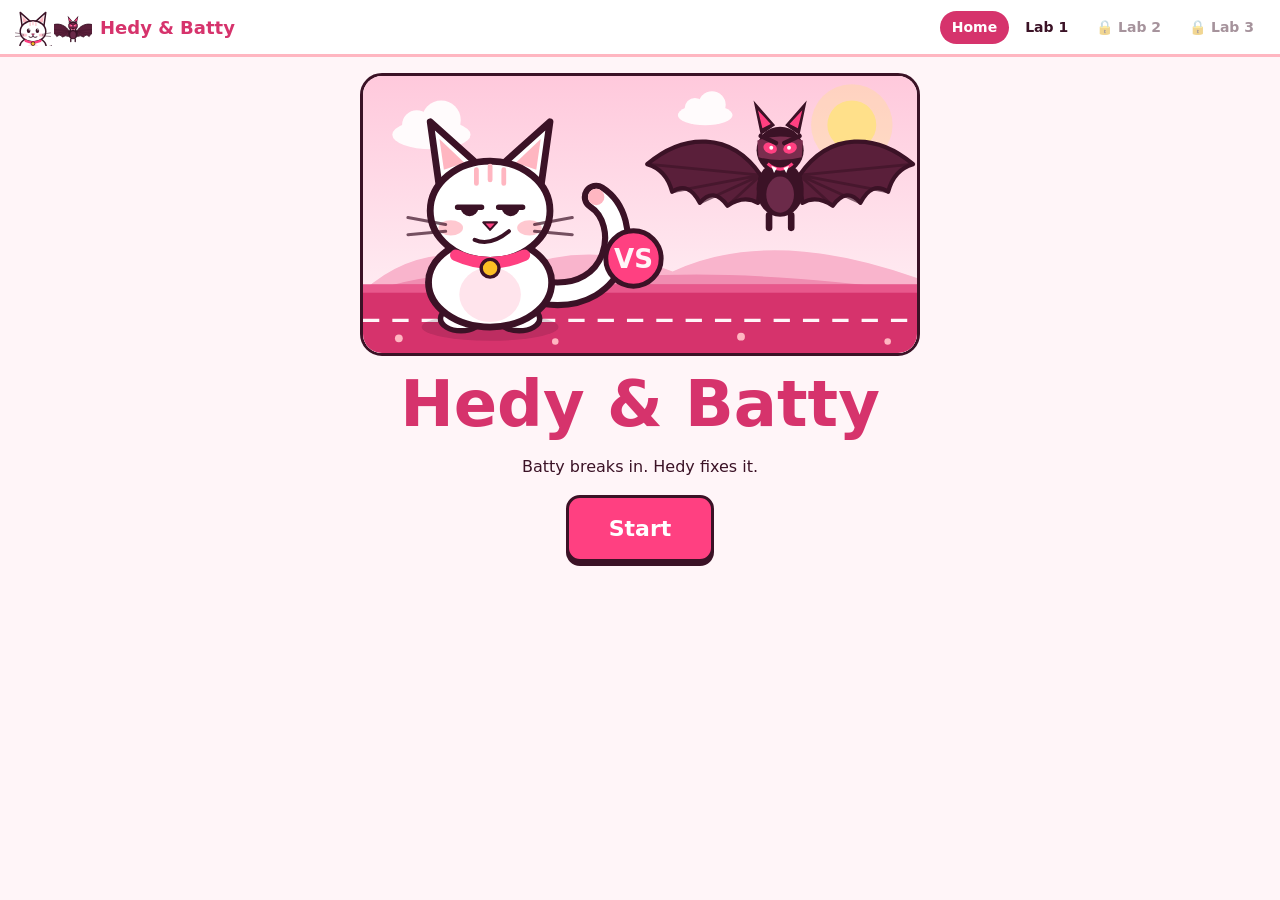
<file: index.html>
<!doctype html>
<html lang="en">
<head>
  <meta charset="utf-8">
  <meta name="viewport" content="width=device-width,initial-scale=1">
  <meta name="theme-color" content="#FFF5F8">
  <title>Home | Hedy &amp; Batty</title>
  <link rel="stylesheet" href="style.css">
</head>
<body>
  <div id="app"></div>

  <script src="utils.js"></script>
  <script src="art.js"></script>
  <script src="app.js"></script>
  <script>
    const LEVELS = [
      { name: 'Open Redirect',       blurb: 'Batty swaps the sign.' },
      { name: 'ReDoS',               blurb: 'Batty jams the guard.' },
      { name: 'Prototype Pollution', blurb: 'Batty crowns every cat.' }
    ];

    const levelCards = LEVELS.map((level, i) => {
      const n = i + 1;
      const locked = isLocked(n);
      const done = P['l' + n];
      const cls = locked ? ' lk' : done ? ' dn' : '';
      const icon = locked ? '🔒' : done ? '✓' : n;

      return `
        <a class="lv${cls}" href="${link('lab' + n + '.html')}">
          <span class="n">${icon}</span>
          <span><b>${level.name}</b>${level.blurb}</span>
        </a>`;
    }).join('');

    $('#app').innerHTML = nav('Home') + `
      <main>

        <section id="splash" class="splash">
          <div>${heroArt()}</div>
          <h1>Hedy &amp; Batty</h1>
          <p>Batty breaks in. Hedy fixes it.</p>
          <button id="st" class="b p">Start</button>
        </section>

        <section id="map" hidden>
          <h1>Pick a level</h1>
          <p>Beat each lab to unlock the next.</p>
          <div class="lvls">
            ${levelCards}
          </div>
          <p><button id="rs" class="b">Start over</button></p>
        </section>

        <section id="win" class="win" hidden>
          <div class="art">${winArt()}</div>
          <h1>You did it!</h1>
          <p>All 3 labs are secure. Hedy and Batty are a team now.</p>
          <div class="btns" style="justify-content:center">
            <button id="ag" class="b">Play again</button>
          </div>
        </section>

      </main>`;

    const view = name => {
      ['splash', 'map', 'win'].forEach(id => {
        $('#' + id).hidden = id !== name;
      });
    };

    $('#st').onclick = () => view('map');

    $('#rs').onclick = $('#ag').onclick = () => {
      P = {};
      save();
      location.href = 'index.html';
    };

    if (location.hash === '#win' && P.l3) {
      view('win');

      const colours = ['#FF4081', '#FFB6C1', '#D6336C', '#16a34a', '#fbbf24'];

      for (let i = 0; i < 40; i++) {
        const piece = document.createElement('i');
        piece.className = 'cf';
        piece.style.cssText =
          `left:${Math.random() * 100}%;` +
          `animation-delay:${Math.random() * 3}s;` +
          `background:${colours[i % 5]}`;
        document.body.append(piece);
      }
    } else if (location.hash === '#map') {
      view('map');
    }
  </script>
</body>
</html>
</file>
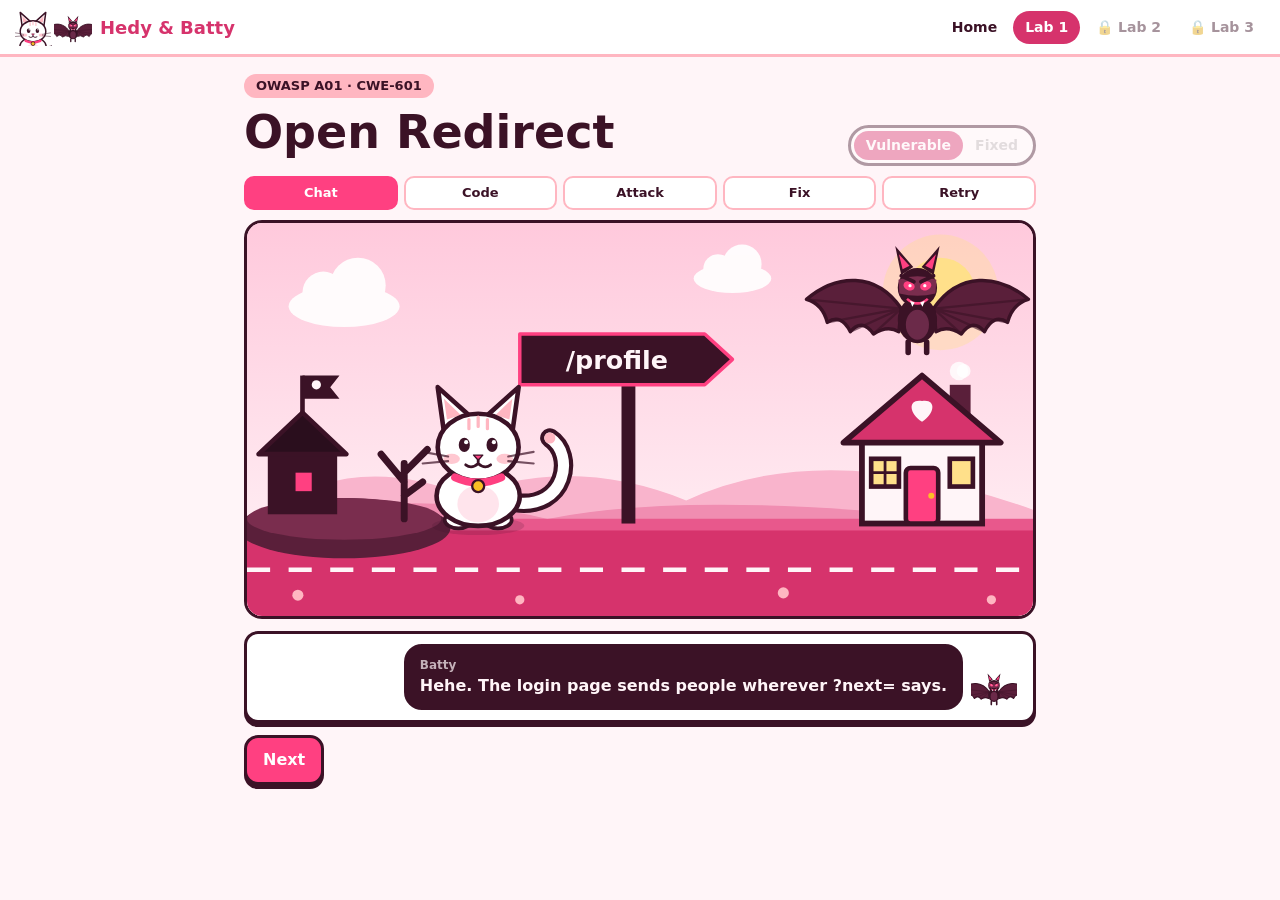
<file: lab1.html>
<!doctype html>
<html lang="en">
<head>
  <meta charset="utf-8">
  <meta name="viewport" content="width=device-width,initial-scale=1">
  <meta name="theme-color" content="#FFF5F8">
  <title>Lab 1 | Hedy &amp; Batty</title>
  <link rel="stylesheet" href="style.css">
</head>
<body>
  <div id="app"></div>

  <script src="utils.js"></script>
  <script src="art.js"></script>
  <script src="app.js"></script>
  <script>
    const base = 'https://hedy.example';

    runLab({
      n: 1,
      title: 'Open Redirect',
      tag: 'OWASP A01 · CWE-601',

      intro: [
        ['b', 'Hehe. The login page sends people wherever ?next= says.', 'evil'],
        ['h', 'That is an open redirect. A real link can send us to a fake site. OWASP A01, CWE-601.', 'scared'],
        ['b', 'Want to watch me use it?', 'evil'],
        ['h', 'Show me the code first.', 'smug']
      ],

      after: [
        ['h', 'I followed the real link and landed on the fake site!', 'scared'],
        ['b', 'Because redirect(next) trusts any URL. Phishing campaigns abuse trusted sites this way.', 'evil'],
        ['h', 'Then we only allow routes we know.', 'smug']
      ],

      moves: [
        ['Normal road', '/profile'],
        ['Other site', 'https://evil.example/login'],
        ['Sneaky //', '//evil.example/login']
      ],

      sim: (v, f) => {
        let u;
        try {
          u = new URL(v, base);
        } catch (e) {
          return { k: 'n', msg: 'Not a valid destination.' };
        }

        if (f) {
          const approved = ['/home', '/profile'];
          if (u.origin !== base || !approved.includes(u.pathname)) {
            return { k: 'x', msg: 'Not on the approved list. Hedy goes to /home.' };
          }
          return { k: 'n', msg: 'Approved route ' + u.pathname + '. Normal links still work.' };
        }

        if (u.origin === base) {
          return { k: 'n', msg: 'Hedy walks to ' + u.pathname + '. Same site.' };
        }

        return {
          k: 'b',
          rows: [
            'asked for: ' + u.href,
            'final host: ' + u.host,
            'left trusted site: yes'
          ]
        };
      },

      sc: r => {
        const m = look(r);
        const hit = r.k === 'b';
        const signText = hit ? 'evil.example' : r.k === 'x' ? 'BLOCKED' : '/profile';

        return island()
          + house()
          + sign(signText)
          + (hit ? redirectArrow() : '')
          + (r.k === 'x' ? shield(165) : '')
          + bat(hit ? 100 : 290, hit ? 36 : 40, 1, m.bat)
          + cat(hit ? 50 : r.k === 'n' ? 232 : 100, 130, 1, m.cat);
      },

      code: [
        'const BASE_URL = "https://hedy.example";',
        'const allowed = new Set(["/home", "/profile"]);',
        'function afterLogin(search) {',
        '  const params = new URLSearchParams(search);',
        '  const next = params.get("next") || "/home";',
        '  const url = new URL(next, BASE_URL);',
        '  if (!isLoggedIn()) return showLogin();',
        '  return redirect(next);',
        '}',
        'afterLogin(location.search);'
      ],
      hl: 7,
      why: 'next comes from the link and is never checked.',

      fix: [
        ['  return redirect(url.origin === BASE_URL && allowed.has(url.pathname) ? url.pathname : "/home");', 1],
        ['  return redirect(next.startsWith("/") ? next : "/home");', 0,
          '//evil.example starts with "/" and slips through.'],
        ['  return redirect(url.hostname.includes("hedy") ? next : "/home");', 0,
          'hedy.example.evil.test contains "hedy". Check the exact origin.']
      ]
    });
  </script>
</body>
</html>
</file>
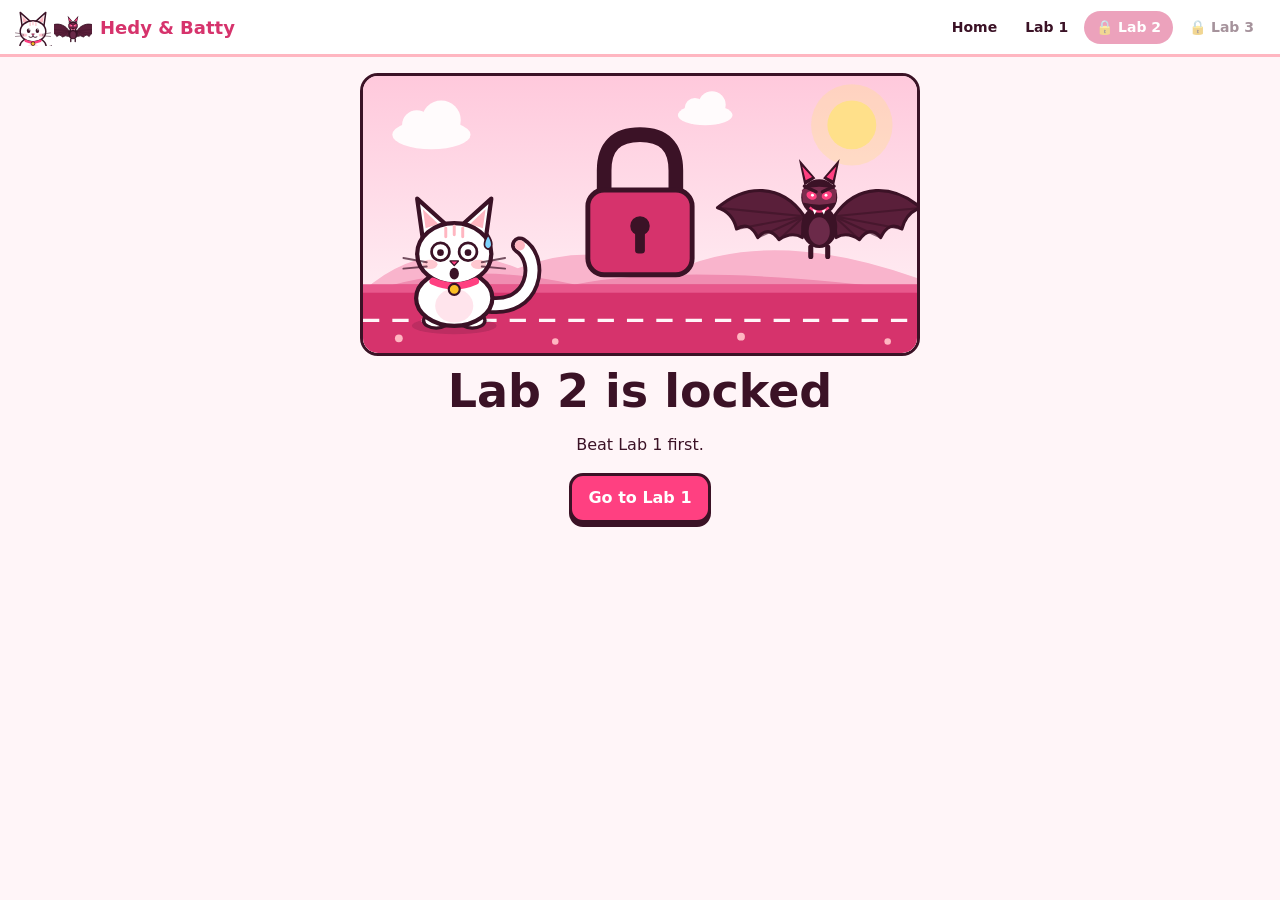
<file: lab2.html>
<!doctype html>
<html lang="en">
<head>
  <meta charset="utf-8">
  <meta name="viewport" content="width=device-width,initial-scale=1">
  <meta name="theme-color" content="#FFF5F8">
  <title>Lab 2 | Hedy &amp; Batty</title>
  <link rel="stylesheet" href="style.css">
</head>
<body>
  <div id="app"></div>

  <script src="utils.js"></script>
  <script src="art.js"></script>
  <script src="app.js"></script>
  <script>
    runLab({
      n: 2,
      title: 'ReDoS',
      tag: 'OWASP A04 · CWE-1333',

      intro: [
        ['b', 'Your email check has a repeat inside a repeat. I love those.', 'evil'],
        ['h', 'That is ReDoS: one bad regex that chokes on a long input. OWASP A04, CWE-1333.', 'scared'],
        ['b', 'Give me 30 letters and a "!" and watch the guard sweat.', 'evil'],
        ['h', 'Open the code.', 'smug']
      ],

      after: [
        ['h', 'The guard froze on one tiny input!', 'scared'],
        ['b', 'In 2019 one bad regex rule took down a big part of Cloudflare.', 'evil'],
        ['h', 'So we use a simple, bounded pattern.', 'smug']
      ],

      moves: [
        ['Normal email', 'cat@example.com'],
        ['30 a + !', 'a'.repeat(30) + '!'],
        ['40 a + !', 'a'.repeat(40) + '!']
      ],

      sim: (v, f) => {

        if (/^[A-Za-z0-9._%+-]{1,64}@example\.com$/.test(v)) {
          return { k: 'n', msg: 'Accepted fast. Little work.' };
        }

        if (f) {
          return { k: 'x', msg: 'Rejected right away. No heavy backtracking.' };
        }

        if (/^a{20,}!$/.test(v)) {
          return {
            k: 'b',
            rows: [
              'input length: ' + v.length,
              'work needed: doubles with every letter',
              'status: guard overloaded (simulated)'
            ]
          };
        }

        return { k: 'n', msg: 'This one is fine. Try a long one.' };
      },

      sc: r => {
        const m = look(r);
        const msg = r.k === 'b' ? 'Guard overloaded!'
                  : r.k === 'x' ? 'Rejected safely'
                  : 'Send an email';

        const letters = r.k === 'b'
          ? mail(232, 70, -10) + mail(246, 86, 8) + mail(224, 98, -4) + mail(252, 62, 14) + mail(238, 108, 6)
          : r.k === 'x'
            ? ''
            : mail(236, 84, -8);

        return say(msg)
          + guard(r.k)
          + letters
          + (r.k === 'x' ? shield(108) : '')
          + bat(292, 46, 1, m.bat)
          + cat(60, 130, 1, m.cat);
      },

      code: [
        String.raw`const emailRe = /^(\w+)+@example\.com$/;`,
        'function isValidEmail(email) {',
        '  if (typeof email !== "string") return false;',
        '  if (email.length > 256) return false;',
        '  return emailRe.test(email);',
        '}',
        'function handleSignup(input) {',
        '  return isValidEmail(input.email);',
        '}'
      ],
      hl: 0,
      why: String.raw`(\w+)+ is a repeat inside a repeat.`,

      fix: [
        [String.raw`const emailRe = /^[A-Za-z0-9._%+-]{1,64}@example\.com$/;`, 1],
        [String.raw`const emailRe = /^((\w)+)+@example\.com$/;`, 0,
          'Still a repeat inside a repeat.'],
        [String.raw`const emailRe = /^(\w+)*@example\.com$/;`, 0,
          'Same trap with a different symbol.']
      ]
    });
  </script>
</body>
</html>
</file>
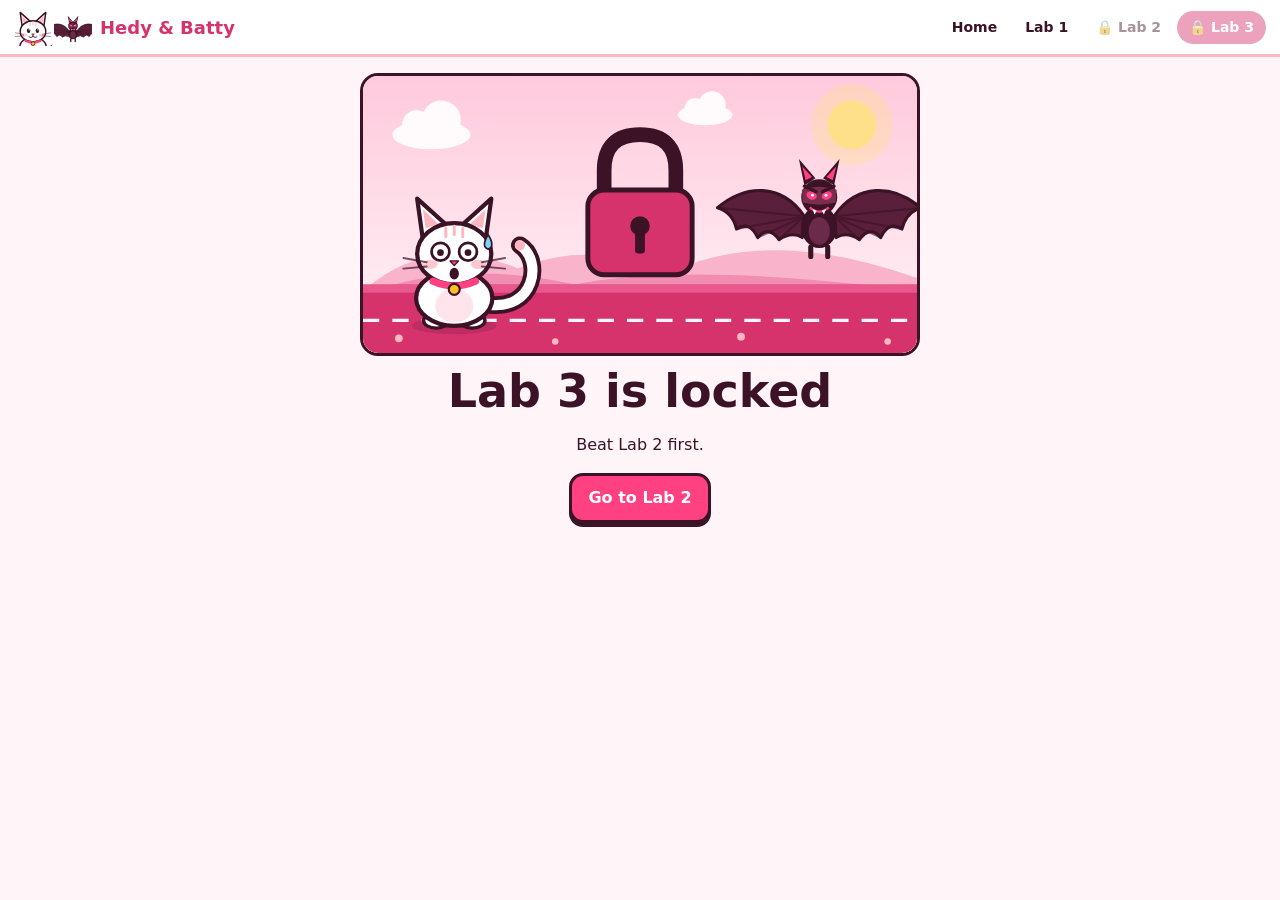
<file: lab3.html>
<!doctype html>
<html lang="en">
<head>
  <meta charset="utf-8">
  <meta name="viewport" content="width=device-width,initial-scale=1">
  <meta name="theme-color" content="#FFF5F8">
  <title>Lab 3 | Hedy &amp; Batty</title>
  <link rel="stylesheet" href="style.css">
</head>
<body>
  <div id="app"></div>

  <script src="utils.js"></script>
  <script src="art.js"></script>
  <script src="app.js"></script>
  <script>
    const isObj = x => x !== null && typeof x === 'object';

    // Follows the vulnerable merge() on paper. It never touches the real Object.prototype.
    // Returns what would be written onto the shared prototype, or null if nothing reaches it.
    const pollution = obj => {
      for (const key of Object.keys(obj)) {
        const value = obj[key];
        if (!isObj(value)) continue;

        if (key === '__proto__') {
          return { via: '__proto__', written: value };
        }
        if (key === 'constructor' && isObj(value.prototype)) {
          return { via: 'constructor.prototype', written: value.prototype };
        }

        const deeper = pollution(value);
        if (deeper) return deeper;
      }
      return null;
    };

    runLab({
      n: 3,
      title: 'Prototype Pollution',
      tag: 'OWASP A08 · CWE-1321',

      intro: [
        ['b', 'Your merge copies every key I send. Even the sneaky ones.', 'evil'],
        ['h', 'That is prototype pollution: a key like __proto__ lets the input write into the shared object that all objects inherit from. OWASP A08, CWE-1321.', 'scared'],
        ['b', 'Watch me give every new cat an admin crown.', 'evil'],
        ['h', 'Show me the code.', 'smug']
      ],

      after: [
        ['h', 'Even cats that sent nothing got the crown!', 'scared'],
        ['b', 'Because __proto__ pointed at the shared prototype, so every plain object now inherits isAdmin. Libraries like lodash had this bug (CVE-2019-10744).', 'evil'],
        ['h', 'Then we copy only the keys we expect, and only as text.', 'smug']
      ],

      moves: [
        ['Normal profile', '{"nickname":"Mimi"}'],
        ['__proto__', '{"__proto__":{"isAdmin":true}}'],
        ['constructor', '{"constructor":{"prototype":{"isAdmin":true}}}']
      ],

      sim: (v, f) => {
        let data;
        try {
          data = JSON.parse(v);
        } catch (e) {
          return { k: 'n', msg: 'Not valid JSON.' };
        }

        if (!isObj(data) || Array.isArray(data)) {
          return { k: 'n', msg: 'Send a JSON object, like {"nickname":"Mimi"}.' };
        }

        if (f) {
          const ok = Object.keys(data).every(key =>
            ['nickname', 'theme'].includes(key) && typeof data[key] === 'string'
          );
          return ok
            ? { k: 'n', msg: 'Saved for this cat only.' }
            : { k: 'x', msg: 'Unexpected keys and objects are skipped. The shared prototype stays clean.' };
        }

        const hit = pollution(data);
        const keys = hit ? Object.keys(hit.written) : [];

        if (keys.length) {
          return {
            k: 'b',
            rows: [
              'path used: ' + hit.via,
              'written onto the shared prototype: ' + keys.map(k => k + ' = ' + JSON.stringify(hit.written[k])).join(', '),
              'a brand-new {} now inherits these keys (simulated)'
            ]
          };
        }

        return { k: 'n', msg: 'Profile saved.' };
      },

      sc: r => {
        const m = look(r);
        const hit = r.k === 'b';
        const msg = hit ? 'Crown for everyone!'
                  : r.k === 'x' ? 'Bad keys skipped'
                  : r.k === 'n' ? 'Profile saved'
                  : 'Send a profile';

        const cats = [70, 170, 270].map(x => `
          ${cat(x, 130, .8, m.cat, hit)}
          <rect x="${x - 20}" y="139" width="40" height="14" rx="7" fill="${hit ? C.H : C.T}"/>
          <text x="${x}" y="149.5" text-anchor="middle" font-size="9" font-weight="700" fill="${C.B}">${hit ? 'admin' : 'guest'}</text>
        `).join('');

        return say(msg)
          + (hit ? chain(226, 66, 70, 86) + chain(226, 66, 170, 86) + chain(226, 66, 270, 86) : '')
          + flask(226, 44, r.k)
          + (r.k === 'x' ? ban(226, 44, 24) : '')
          + bat(300, 30, .9, m.bat)
          + cats;
      },

      code: [
        'const profile = { nickname: "Mimi" };',
        'function merge(target, input) {',
        '  for (const key in input) {',
        '    const value = input[key];',
        '    if (typeof value === "object") {',
        '      merge(target[key] ??= {}, value);',
        '    } else {',
        '      target[key] = value;',
        '    }',
        '  }',
        '  return target;',
        '}',
        'const requestBody = JSON.parse(rawBody);',
        'merge(profile, requestBody);',
        'const guest = {};',
        'if (guest.isAdmin) grantCrown();'
      ],
      hl: 2,
      why: 'this loop copies every key from the input, including __proto__ and constructor.',

      fix: [
        ['  for (const key of ["nickname", "theme"].filter(k => typeof input[k] === "string")) {', 1],
        ['  for (const key of Object.keys(input)) {', 0,
          'JSON.parse makes __proto__ a normal own key, so Object.keys still lists it.'],
        ['  for (const key of Object.keys(input).filter(k => k !== "__proto__")) {', 0,
          'constructor.prototype still gets through. Only an allowlist is safe.']
      ]
    });
  </script>
</body>
</html>
</file>
<file: style.css>
* {
  box-sizing: border-box;
}

body {
  margin: 0;
  background: #FFF5F8;
  color: #3B1226;
  font: 16px/1.5 "Trebuchet MS", ui-rounded, system-ui, sans-serif;
}

main {
  max-width: 820px;
  margin: 0 auto;
  padding: 16px 14px 60px;
}

h1 {
  font-size: clamp(28px, 7vw, 46px);
  line-height: 1.1;
  margin: .2em 0;
}

h2 {
  margin: .2em 0;
}

header {
  display: flex;
  flex-wrap: wrap;
  gap: 6px 14px;
  align-items: center;
  justify-content: space-between;
  padding: 8px 14px;
  background: #fff;
  border-bottom: 3px solid #FFB6C1;
  position: sticky;
  top: 0;
  z-index: 5;
}

.logo {
  display: flex;
  align-items: center;
  gap: 2px;
  color: #D6336C;
  text-decoration: none;
  font-size: 18px;
}

.logo b {
  margin-left: 6px;
}

.face {
  width: 38px;
  height: 38px;
  flex: none;
}

nav {
  display: flex;
  gap: 4px;
  overflow-x: auto;
  max-width: 100%;
}

nav a {
  padding: 6px 12px;
  border-radius: 99px;
  color: #3B1226;
  text-decoration: none;
  font-weight: 700;
  font-size: 14px;
  white-space: nowrap;
}

nav a[aria-current] {
  background: #D6336C;
  color: #fff;
}

nav a.lk {
  opacity: .45;
  pointer-events: none;
}

.b {
  font: inherit;
  font-weight: 800;
  border: 3px solid #3B1226;
  background: #fff;
  color: #3B1226;
  border-radius: 14px;
  padding: 10px 16px;
  cursor: pointer;
  text-decoration: none;
  display: inline-block;
  box-shadow: 0 4px 0 #3B1226;
  transition: transform .1s, box-shadow .1s;
}

.b:active {
  transform: translateY(4px);
  box-shadow: 0 0 0;
}

.b.p {
  background: #FF4081;
  color: #fff;
}

.b:disabled {
  opacity: .5;
}

.b:focus-visible,
.sw:focus-visible {
  outline: 3px solid #D6336C;
  outline-offset: 3px;
}

.btns {
  display: flex;
  flex-wrap: wrap;
  gap: 10px;
  margin: 12px 0;
}

.opt {
  text-align: left;
  font-family: monospace;
  font-size: 13px;
  width: 100%;
  overflow-wrap: anywhere;
}

.tag {
  display: inline-block;
  background: #FFB6C1;
  border-radius: 99px;
  padding: 2px 12px;
  font-weight: 800;
  font-size: 13px;
}
.row {
  display: flex;
  justify-content: space-between;
  align-items: flex-end;
  gap: 10px;
  flex-wrap: wrap;
}
.sw {
  display: flex;
  border: 3px solid #3B1226;
  border-radius: 99px;
  background: #fff;
  padding: 3px;
  cursor: pointer;
  font: inherit;
}

.sw:disabled {
  opacity: .4;
}
.sw span {
  padding: 4px 12px;
  border-radius: 99px;
  font-weight: 800;
  font-size: 14px;
}
.sw .on {
  background: #D6336C;
  color: #fff;
}

.sw .g {
  background: #16a34a;
  color: #fff;
}

.steps {
  display: flex;
  gap: 6px;
  margin: 10px 0;
}

.steps span {
  flex: 1;
  text-align: center;
  padding: 5px 2px;
  border-radius: 10px;
  background: #fff;
  border: 2px solid #FFB6C1;
  font-size: 13px;
  font-weight: 700;
}

.steps .on {
  background: #FF4081;
  color: #fff;
  border-color: #FF4081;
  animation: pop .4s;
}

.steps .dn {
  background: #3B1226;
  color: #FFB6C1;
  border-color: #3B1226;
}
.scene svg,
.art svg,
.splash svg {
  width: 100%;
  height: auto;
  border-radius: 18px;
  border: 3px solid #3B1226;
  display: block;
}
.splash svg {
  max-width: 560px;
  margin: 0 auto;
  border-radius: 22px;
}

.art {
  max-width: 560px;
  margin: 0 auto 10px;
}

.scene.hit svg {
  animation: shake .5s;
  border-color: #D6336C;
}

.scene.safe svg {
  border-color: #16a34a;
}

.tail {
  transform-box: fill-box;
  transform-origin: 0% 100%;
  animation: wag 1.6s ease-in-out infinite;
}

.wing {
  transform-box: fill-box;
  animation: flap .45s ease-in-out infinite alternate;
}

.wl {
  transform-origin: 100% 35%;
}

.wr {
  transform-origin: 0% 35%;
  animation-name: flapR;
}

.drift {
  animation: drift 14s ease-in-out infinite alternate;
}

.puff {
  animation: puff 1.8s ease-out infinite;
}

.drip {
  animation: drip 1.2s ease-in infinite;
}

.twinkle {
  transform-box: fill-box;
  transform-origin: center;
  animation: twinkle 1.4s ease-in-out infinite;
}

.fl {
  animation: fl 2.4s ease-in-out infinite;
}

.msg {
  display: flex;
  gap: 8px;
  align-items: flex-end;
  margin: 12px 0;
  animation: pop .35s both;
}

.msg.b {
  flex-direction: row-reverse;
}

.msg p {
  margin: 0;
  padding: 10px 14px;
  border-radius: 18px;
  background: #fff;
  border: 2px solid #FFB6C1;
  max-width: 80%;
}

.msg.b p {
  background: #3B1226;
  color: #FFF5F8;
  border-color: #3B1226;
}

.msg i {
  display: block;
  font-style: normal;
  font-weight: 800;
  font-size: 12px;
  opacity: .7;
}

.msg .face {
  width: 46px;
  height: 46px;
}

.code {
  background: #2A0E1D;
  color: #FFE4EC;
  border-radius: 14px;
  padding: 10px 0;
  margin: 14px 0 6px;
  overflow-x: auto;
  font: 13px/1.7 ui-monospace, Menlo, monospace;
}

.code div {
  padding: 0 14px;
  white-space: pre;
}

.code .r {
  background: #7f1d3a;
  border-left: 4px solid #FF4081;
}

.code .g {
  background: #14532D;
  border-left: 4px solid #4ade80;
  animation: pop .4s;
}

.why {
  margin: 4px 0;
  font-weight: 700;
}
.o {
  border-radius: 14px;
  padding: 12px 14px;
  margin: 12px 0;
  background: #fff;
  border: 3px solid #FFB6C1;
  animation: pop .35s;
}

.o b {
  display: block;
}

.o.bad {
  background: #fff0f3;
  border-color: #D6336C;
}

.o.ok {
  background: #dcfce7;
  border-color: #16a34a;
}

.o div {
  font-family: monospace;
  font-size: 13px;
  overflow-wrap: anywhere;
}

.shake {
  animation: shake .4s;
}

.pass {
  text-align: center;
  padding: 20px;
  background: #dcfce7;
  border: 3px solid #16a34a;
  border-radius: 20px;
}

.stamp {
  display: inline-block;
  font-size: 44px;
  font-weight: 900;
  color: #16a34a;
  border: 6px solid #16a34a;
  border-radius: 14px;
  padding: 0 18px;
  transform: rotate(-8deg);
  animation: stamp .5s both;
}

.splash {
  text-align: center;
}

.splash h1 {
  font-size: clamp(34px, 10vw, 64px);
  color: #D6336C;
}

.splash .b {
  font-size: 22px;
  padding: 14px 40px;
}

.lvls {
  display: grid;
  gap: 14px;
  margin-top: 14px;
}

.lv {
  display: flex;
  align-items: center;
  gap: 14px;
  padding: 16px;
  background: #fff;
  border: 3px solid #3B1226;
  border-radius: 18px;
  text-decoration: none;
  color: inherit;
  box-shadow: 0 5px 0 #3B1226;
}

.lv .n {
  font-size: 30px;
  width: 52px;
  height: 52px;
  border-radius: 50%;
  background: #FF4081;
  color: #fff;
  display: grid;
  place-items: center;
  font-weight: 900;
  flex: none;
}

.lv.lk {
  opacity: .5;
  pointer-events: none;
  box-shadow: none;
}

.lv.lk .n {
  background: #999;
  animation: shake 2.5s infinite;
}

.lv.dn .n {
  background: #16a34a;
}

.lv b {
  display: block;
}

.lockd,
.win {
  text-align: center;
}

.win h1 {
  color: #D6336C;
}

.cf {
  position: fixed;
  top: -20px;
  width: 10px;
  height: 14px;
  animation: cf 3.5s linear infinite;
  z-index: 9;
  pointer-events: none;
}

footer {
  text-align: center;
  padding: 20px;
  font-size: 13px;
  opacity: .7;
}

@keyframes pop {
  from {
    opacity: 0;
    transform: scale(.85) translateY(8px);
  }
}

@keyframes shake {
  20%, 60% { transform: translateX(-7px); }
  40%, 80% { transform: translateX(7px); }
}

@keyframes stamp {
  from {
    transform: scale(3) rotate(-8deg);
    opacity: 0;
  }
}

@keyframes fl {
  50% { transform: translateY(-7px); }
}

@keyframes cf {
  to { transform: translateY(110vh) rotate(540deg); }
}

@keyframes wag {
  50% { transform: rotate(-9deg); }
}

@keyframes flap {
  from { transform: rotate(10deg); }
  to   { transform: rotate(-14deg); }
}

@keyframes flapR {
  from { transform: rotate(-10deg); }
  to   { transform: rotate(14deg); }
}

@keyframes drift {
  to { transform: translateX(18px); }
}

@keyframes puff {
  from { transform: translateY(0); opacity: .9; }
  to   { transform: translateY(-16px); opacity: 0; }
}

@keyframes drip {
  from { transform: translateY(0); opacity: 1; }
  to   { transform: translateY(16px); opacity: 0; }
}

@keyframes twinkle {
  50% { opacity: .25; transform: scale(.6); }
}

@media (prefers-reduced-motion: reduce) {
  * {
    animation: none !important;
    transition: none !important;
  }
}
</file>
